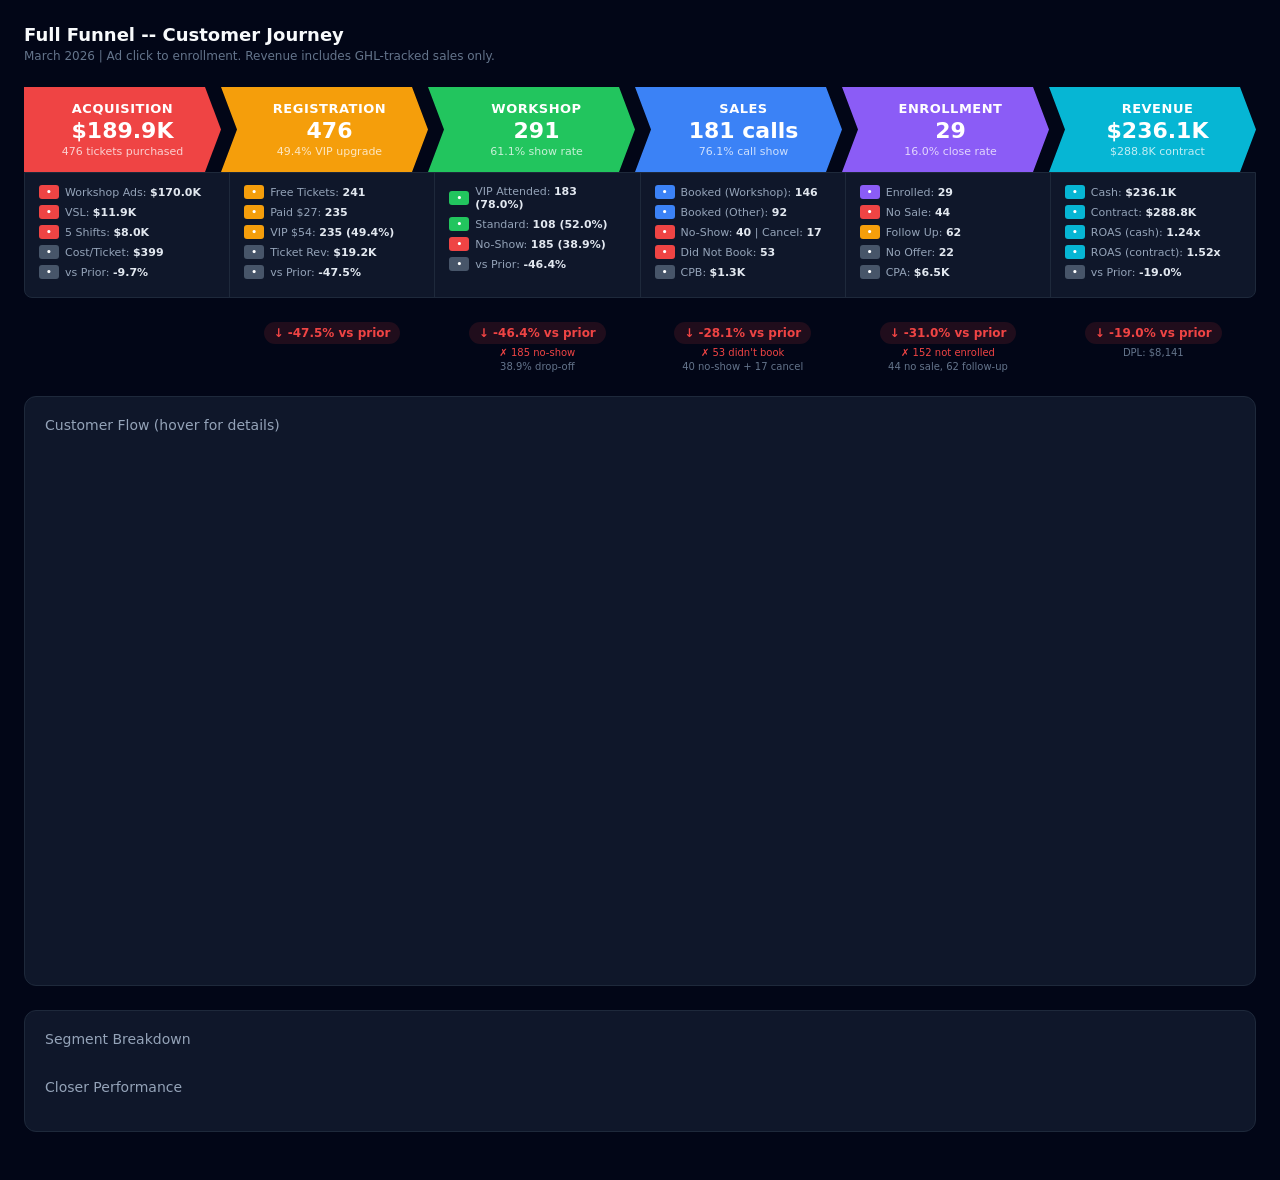
<file: pages/funnel-compare.html>
<!DOCTYPE html>
<html lang="en">
<head>
  <meta charset="UTF-8">
  <meta name="viewport" content="width=device-width, initial-scale=1.0">
  <title>Full Funnel - Customer Journey</title>
  <script src="https://cdn.plot.ly/plotly-3.5.0.min.js" charset="utf-8"></script>
  <style>
    * { margin: 0; padding: 0; box-sizing: border-box; }
    body { background: #020617; color: #e2e8f0; font-family: Inter, system-ui, -apple-system, sans-serif; }
    .page-wrap { max-width: 1440px; margin: 0 auto; padding: 24px; }
    h1 { font-size: 18px; color: #f8fafc; margin-bottom: 4px; }
    .subtitle { font-size: 12px; color: #64748b; margin-bottom: 24px; }

    /* ===================== CHEVRON PIPELINE ===================== */
    .pipeline { display: flex; gap: 0; margin-bottom: 0; overflow-x: auto; }
    .pillar {
      flex: 1; min-width: 160px; position: relative;
      padding: 14px 18px 14px 28px;
      clip-path: polygon(0 0, calc(100% - 16px) 0, 100% 50%, calc(100% - 16px) 100%, 0 100%, 16px 50%);
      text-align: center;
    }
    .pillar:first-child { clip-path: polygon(0 0, calc(100% - 16px) 0, 100% 50%, calc(100% - 16px) 100%, 0 100%); padding-left: 18px; }
    .pillar-name { font-size: 13px; font-weight: 700; color: #fff; text-transform: uppercase; letter-spacing: 0.5px; }
    .pillar-count { font-size: 22px; font-weight: 800; color: #fff; margin: 2px 0; }
    .pillar-conv { font-size: 11px; color: rgba(255,255,255,0.75); }

    /* Pillar colors */
    .pillar-acquisition { background: #ef4444; }
    .pillar-registration { background: #f59e0b; }
    .pillar-workshop { background: #22c55e; }
    .pillar-sales { background: #3b82f6; }
    .pillar-revenue { background: #8b5cf6; }
    .pillar-outcome { background: #06b6d4; }

    /* ===================== METRICS STRIP ===================== */
    .metrics-strip {
      display: flex; gap: 0; background: #0f172a; border: 1px solid #1e293b;
      border-radius: 0 0 8px 8px; margin-bottom: 24px; overflow-x: auto;
    }
    .metric-col {
      flex: 1; min-width: 160px; padding: 12px 14px;
      border-right: 1px solid #1e293b;
    }
    .metric-col:last-child { border-right: none; }
    .metric-item { margin-bottom: 6px; display: flex; align-items: center; gap: 6px; }
    .metric-badge {
      font-size: 9px; font-weight: 700; padding: 2px 5px; border-radius: 3px;
      min-width: 20px; text-align: center; color: #fff; flex-shrink: 0;
    }
    .badge-green { background: #22c55e; }
    .badge-red { background: #ef4444; }
    .badge-yellow { background: #f59e0b; }
    .badge-blue { background: #3b82f6; }
    .badge-purple { background: #8b5cf6; }
    .badge-cyan { background: #06b6d4; }
    .badge-gray { background: #475569; }
    .metric-text { font-size: 11px; color: #94a3b8; }
    .metric-text strong { color: #e2e8f0; font-weight: 600; }

    /* Drop-off callouts */
    .dropoff-row {
      display: flex; gap: 0; margin-bottom: 24px; overflow-x: auto;
    }
    .dropoff-col {
      flex: 1; min-width: 160px; padding: 0 14px; text-align: center;
    }
    .dropoff-arrow {
      display: inline-flex; align-items: center; gap: 4px;
      font-size: 12px; font-weight: 600; padding: 4px 10px; border-radius: 12px;
    }
    .dropoff-arrow.loss { background: #ef444420; color: #ef4444; }
    .dropoff-arrow.gain { background: #22c55e20; color: #22c55e; }
    .dropoff-arrow.neutral { background: #64748b20; color: #64748b; }
    .dropoff-detail { font-size: 10px; color: #64748b; margin-top: 3px; }

    /* ===================== SANKEY ===================== */
    .sankey-section {
      background: #0f172a; border-radius: 12px; border: 1px solid #1e293b;
      padding: 20px; margin-bottom: 24px;
    }
    .section-title { font-size: 14px; color: #94a3b8; font-weight: 400; margin-bottom: 12px; }
    #sankey-chart { width: 100%; height: 520px; }

    /* ===================== SEGMENT TABLE ===================== */
    .segment-section {
      background: #0f172a; border-radius: 12px; border: 1px solid #1e293b;
      padding: 20px; margin-bottom: 24px; overflow-x: auto;
    }
    .seg-table { width: 100%; border-collapse: collapse; font-size: 13px; }
    .seg-table th {
      text-align: center; padding: 10px 12px; color: #020617; font-weight: 700;
      font-size: 12px; text-transform: uppercase; letter-spacing: 0.5px;
    }
    .seg-table th:first-child { text-align: left; background: #1e293b; color: #94a3b8; }
    .seg-table td { text-align: center; padding: 10px 12px; border-top: 1px solid #1e293b; }
    .seg-table td:first-child { text-align: left; color: #e2e8f0; font-weight: 600; }
    .seg-table tbody tr:hover { background: #1e293b40; }
    .cell-pct { font-size: 14px; font-weight: 700; display: block; }
    .cell-abs { font-size: 11px; color: #64748b; display: block; }
    .pct-green { color: #22c55e; }
    .pct-yellow { color: #f59e0b; }
    .pct-red { color: #ef4444; }
    .pct-blue { color: #38bdf8; }
    .pct-purple { color: #a78bfa; }
    .pct-cyan { color: #06b6d4; }

    /* Column header colors matching pillars */
    .th-acquisition { background: #ef4444; }
    .th-registration { background: #f59e0b; }
    .th-workshop { background: #22c55e; }
    .th-sales { background: #3b82f6; }
    .th-revenue { background: #8b5cf6; }
    .th-outcome { background: #06b6d4; }

    /* ===================== CLOSER MINI-TABLE ===================== */
    .closer-grid {
      display: grid; grid-template-columns: repeat(auto-fit, minmax(200px, 1fr));
      gap: 12px; margin-top: 16px;
    }
    .closer-card {
      background: #1e293b; border-radius: 8px; padding: 14px; border: 1px solid #334155;
    }
    .closer-card .cc-name { font-size: 13px; font-weight: 600; color: #f8fafc; margin-bottom: 8px; }
    .closer-card .cc-row { display: flex; justify-content: space-between; font-size: 12px; margin-bottom: 4px; }
    .closer-card .cc-label { color: #64748b; }
    .closer-card .cc-val { color: #e2e8f0; font-weight: 600; }
    .closer-card .cc-rate { font-size: 18px; font-weight: 700; }
  </style>
</head>
<body>
  <div class="page-wrap">
    <h1>Full Funnel -- Customer Journey</h1>
    <p class="subtitle">March 2026 | Ad click to enrollment. Revenue includes GHL-tracked sales only.</p>

    <!-- 1. CHEVRON PIPELINE -->
    <div class="pipeline" id="pipeline"></div>

    <!-- 2. METRICS STRIP -->
    <div class="metrics-strip" id="metrics-strip"></div>

    <!-- 3. DROP-OFF ROW -->
    <div class="dropoff-row" id="dropoff-row"></div>

    <!-- 4. INTERACTIVE SANKEY -->
    <div class="sankey-section">
      <div class="section-title">Customer Flow (hover for details)</div>
      <div id="sankey-chart"></div>
    </div>

    <!-- 5. SEGMENT BREAKDOWN TABLE -->
    <div class="segment-section">
      <div class="section-title">Segment Breakdown</div>
      <table class="seg-table" id="seg-table"></table>
      <div class="section-title" style="margin-top:20px;">Closer Performance</div>
      <div class="closer-grid" id="closer-grid"></div>
    </div>
  </div>

<script>
// ========================================
// DATA
// ========================================
var D = {
  adSpend: 189929, wkAds: 170000, vslAds: 11929, shiftsAds: 8000,
  tickets: 476, free: 241, paid: 235, vip: 235, vipPct: 0.494,
  registered: 476,
  attended: 291, showRate: 0.611, vipAtt: 183, stdAtt: 108, noShowWk: 185,
  vipShowRate: 0.78, stdShowRate: 0.52,
  booked: 238, wkBooked: 146, otherBooked: 92, bookPct: 0.50, didNotBook: 53,
  showed: 181, callShowRate: 0.761, noShowCall: 40, cancelled: 17,
  enrolled: 29, closeRate: 0.160, noSale: 44, followUp: 62, noOffer: 22,
  cash: 236100, contract: 288800, ticketRev: 19197,
  cpt: 399, cpb: 1301, cpa: 6549, roasCash: 1.24, roasContract: 1.52,
  prior: { spend: 210309, tickets: 906, attended: 543, booked: 331, showed: 254, enrolled: 42, cash: 291500, vipPct: 0.249 },
  closers: [
    { name: 'Matt Dakan', calls: 42, enrolled: 10, rate: 0.310, cash: 98000, noSale: 12, followUp: 15, noOffer: 5 },
    { name: 'Dorian Matney', calls: 45, enrolled: 9, rate: 0.267, cash: 72900, noSale: 14, followUp: 16, noOffer: 6 },
    { name: 'Colby Mann', calls: 37, enrolled: 6, rate: 0.227, cash: 44400, noSale: 10, followUp: 15, noOffer: 6 },
    { name: 'Bren Moran', calls: 33, enrolled: 4, rate: 0.182, cash: 20800, noSale: 8, followUp: 16, noOffer: 5 }
  ],
  segments: [
    { name: 'Therapists & Counselors', tickets: 187, attended: 118, booked: 98, showed: 74, enrolled: 14, cash: 112000 },
    { name: 'Lawyers & Legal', tickets: 52, attended: 31, booked: 28, showed: 22, enrolled: 5, cash: 48500 },
    { name: 'Coaches & Consultants', tickets: 89, attended: 54, booked: 42, showed: 32, enrolled: 4, cash: 31200 },
    { name: 'Healthcare', tickets: 41, attended: 24, booked: 19, showed: 15, enrolled: 2, cash: 16400 },
    { name: 'Education & Training', tickets: 38, attended: 23, booked: 18, showed: 14, enrolled: 2, cash: 14000 },
    { name: 'Other', tickets: 69, attended: 41, booked: 33, showed: 24, enrolled: 2, cash: 14000 }
  ]
};

function fmt(n) { return n >= 1000 ? '$' + (n/1000).toFixed(1) + 'K' : '$' + n; }
function fmtN(n) { return n.toLocaleString(); }
function pct(n) { return (n * 100).toFixed(1) + '%'; }
function deltaPct(cur, prev) {
  if (!prev) return { val: 0, text: '--', cls: 'neutral' };
  var d = ((cur - prev) / prev * 100);
  var prefix = d > 0 ? '+' : '';
  return { val: d, text: prefix + d.toFixed(1) + '%', cls: d > 0 ? 'gain' : (d < 0 ? 'loss' : 'neutral') };
}

// ========================================
// 1. CHEVRON PIPELINE
// ========================================
(function() {
  var pillars = [
    { cls: 'pillar-acquisition', name: 'Acquisition', count: fmt(D.adSpend), conv: fmtN(D.tickets) + ' tickets purchased' },
    { cls: 'pillar-registration', name: 'Registration', count: fmtN(D.tickets), conv: pct(D.vipPct) + ' VIP upgrade' },
    { cls: 'pillar-workshop', name: 'Workshop', count: fmtN(D.attended), conv: pct(D.showRate) + ' show rate' },
    { cls: 'pillar-sales', name: 'Sales', count: fmtN(D.showed) + ' calls', conv: pct(D.callShowRate) + ' call show' },
    { cls: 'pillar-revenue', name: 'Enrollment', count: fmtN(D.enrolled), conv: pct(D.closeRate) + ' close rate' },
    { cls: 'pillar-outcome', name: 'Revenue', count: fmt(D.cash), conv: fmt(D.contract) + ' contract' }
  ];

  var html = '';
  pillars.forEach(function(p) {
    html += '<div class="pillar ' + p.cls + '">';
    html += '<div class="pillar-name">' + p.name + '</div>';
    html += '<div class="pillar-count">' + p.count + '</div>';
    html += '<div class="pillar-conv">' + p.conv + '</div>';
    html += '</div>';
  });
  document.getElementById('pipeline').innerHTML = html;
})();

// ========================================
// 2. METRICS STRIP
// ========================================
(function() {
  var cols = [
    // Acquisition
    [
      { badge: 'badge-red', text: 'Workshop Ads: <strong>' + fmt(D.wkAds) + '</strong>' },
      { badge: 'badge-red', text: 'VSL: <strong>' + fmt(D.vslAds) + '</strong>' },
      { badge: 'badge-red', text: '5 Shifts: <strong>' + fmt(D.shiftsAds) + '</strong>' },
      { badge: 'badge-gray', text: 'Cost/Ticket: <strong>' + fmt(D.cpt) + '</strong>' },
      { badge: 'badge-gray', text: 'vs Prior: <strong>' + deltaPct(D.adSpend, D.prior.spend).text + '</strong>' }
    ],
    // Registration
    [
      { badge: 'badge-yellow', text: 'Free Tickets: <strong>' + fmtN(D.free) + '</strong>' },
      { badge: 'badge-yellow', text: 'Paid $27: <strong>' + fmtN(D.paid) + '</strong>' },
      { badge: 'badge-yellow', text: 'VIP $54: <strong>' + fmtN(D.vip) + ' (' + pct(D.vipPct) + ')</strong>' },
      { badge: 'badge-gray', text: 'Ticket Rev: <strong>' + fmt(D.ticketRev) + '</strong>' },
      { badge: 'badge-gray', text: 'vs Prior: <strong>' + deltaPct(D.tickets, D.prior.tickets).text + '</strong>' }
    ],
    // Workshop
    [
      { badge: 'badge-green', text: 'VIP Attended: <strong>' + fmtN(D.vipAtt) + ' (' + pct(D.vipShowRate) + ')</strong>' },
      { badge: 'badge-green', text: 'Standard: <strong>' + fmtN(D.stdAtt) + ' (' + pct(D.stdShowRate) + ')</strong>' },
      { badge: 'badge-red', text: 'No-Show: <strong>' + fmtN(D.noShowWk) + ' (' + pct(1 - D.showRate) + ')</strong>' },
      { badge: 'badge-gray', text: 'vs Prior: <strong>' + deltaPct(D.attended, D.prior.attended).text + '</strong>' }
    ],
    // Sales
    [
      { badge: 'badge-blue', text: 'Booked (Workshop): <strong>' + fmtN(D.wkBooked) + '</strong>' },
      { badge: 'badge-blue', text: 'Booked (Other): <strong>' + fmtN(D.otherBooked) + '</strong>' },
      { badge: 'badge-red', text: 'No-Show: <strong>' + fmtN(D.noShowCall) + '</strong> | Cancel: <strong>' + fmtN(D.cancelled) + '</strong>' },
      { badge: 'badge-red', text: 'Did Not Book: <strong>' + fmtN(D.didNotBook) + '</strong>' },
      { badge: 'badge-gray', text: 'CPB: <strong>' + fmt(D.cpb) + '</strong>' }
    ],
    // Enrollment
    [
      { badge: 'badge-purple', text: 'Enrolled: <strong>' + fmtN(D.enrolled) + '</strong>' },
      { badge: 'badge-red', text: 'No Sale: <strong>' + fmtN(D.noSale) + '</strong>' },
      { badge: 'badge-yellow', text: 'Follow Up: <strong>' + fmtN(D.followUp) + '</strong>' },
      { badge: 'badge-gray', text: 'No Offer: <strong>' + fmtN(D.noOffer) + '</strong>' },
      { badge: 'badge-gray', text: 'CPA: <strong>' + fmt(D.cpa) + '</strong>' }
    ],
    // Revenue
    [
      { badge: 'badge-cyan', text: 'Cash: <strong>' + fmt(D.cash) + '</strong>' },
      { badge: 'badge-cyan', text: 'Contract: <strong>' + fmt(D.contract) + '</strong>' },
      { badge: 'badge-cyan', text: 'ROAS (cash): <strong>' + D.roasCash.toFixed(2) + 'x</strong>' },
      { badge: 'badge-cyan', text: 'ROAS (contract): <strong>' + D.roasContract.toFixed(2) + 'x</strong>' },
      { badge: 'badge-gray', text: 'vs Prior: <strong>' + deltaPct(D.cash, D.prior.cash).text + '</strong>' }
    ]
  ];

  var html = '';
  cols.forEach(function(metrics) {
    html += '<div class="metric-col">';
    metrics.forEach(function(m) {
      html += '<div class="metric-item">';
      html += '<span class="metric-badge ' + m.badge + '">&bull;</span>';
      html += '<span class="metric-text">' + m.text + '</span>';
      html += '</div>';
    });
    html += '</div>';
  });
  document.getElementById('metrics-strip').innerHTML = html;
})();

// ========================================
// 3. DROP-OFF ROW
// ========================================
(function() {
  var drops = [
    { label: '', detail: '' }, // Acquisition (no drop-off from previous)
    { delta: deltaPct(D.tickets, D.prior.tickets), lost: '', detail: '' },
    { lost: fmtN(D.noShowWk) + ' no-show', delta: deltaPct(D.attended, D.prior.attended), detail: pct(1 - D.showRate) + ' drop-off' },
    { lost: fmtN(D.didNotBook) + ' didn\'t book', delta: deltaPct(D.booked, D.prior.booked), detail: fmtN(D.noShowCall) + ' no-show + ' + fmtN(D.cancelled) + ' cancel' },
    { lost: fmtN(D.showed - D.enrolled) + ' not enrolled', delta: deltaPct(D.enrolled, D.prior.enrolled), detail: fmtN(D.noSale) + ' no sale, ' + fmtN(D.followUp) + ' follow-up' },
    { delta: deltaPct(D.cash, D.prior.cash), lost: '', detail: 'DPL: $' + Math.round(D.cash / D.enrolled).toLocaleString() }
  ];

  var html = '';
  drops.forEach(function(d) {
    html += '<div class="dropoff-col">';
    if (d.delta) {
      html += '<div class="dropoff-arrow ' + d.delta.cls + '">';
      html += (d.delta.cls === 'loss' ? '\u2193 ' : (d.delta.cls === 'gain' ? '\u2191 ' : '')) + d.delta.text + ' vs prior';
      html += '</div>';
    }
    if (d.lost) html += '<div class="dropoff-detail" style="color:#ef4444;">\u2717 ' + d.lost + '</div>';
    if (d.detail) html += '<div class="dropoff-detail">' + d.detail + '</div>';
    html += '</div>';
  });
  document.getElementById('dropoff-row').innerHTML = html;
})();

// ========================================
// 4. SANKEY (improved with % labels)
// ========================================
(function() {
  var nodes = [
    'Ad Spend\n$189.9K',         // 0
    'Workshop Ads\n$170K (89.5%)',  // 1
    'VSL\n$11.9K (6.3%)',        // 2
    '5 Shifts\n$8K (4.2%)',      // 3
    'Tickets\n476',              // 4
    'Free\n241 (50.6%)',         // 5
    'Paid $27\n235 (49.4%)',     // 6
    'VIP $54\n235 (49.4%)',      // 7
    'Registered\n476',           // 8
    'Attended\n291 (61.1%)',     // 9
    'No-Show\n185 (38.9%)',      // 10
    'VIP Att.\n183 (62.9%)',     // 11
    'Std Att.\n108 (37.1%)',     // 12
    'Calls Booked\n238',        // 13
    'Not Booked\n53 (18.2%)',   // 14
    'Call Showed\n181 (76.1%)', // 15
    'No-Show\n40 (16.8%)',      // 16
    'Cancelled\n17 (7.1%)',     // 17
    'Matt\n42 (23.2%)',         // 18
    'Dorian\n45 (24.9%)',       // 19
    'Colby\n37 (20.4%)',        // 20
    'Bren\n33 (18.2%)',         // 21
    'Enrolled\n29 (16.0%)',     // 22
    'No Sale\n44 (24.3%)',      // 23
    'Follow Up\n62 (34.3%)',    // 24
    'No Offer\n22 (12.2%)',     // 25
    'Cash\n$236.1K',            // 26
    'Contract\n$288.8K'         // 27
  ];

  var xPos = [
    0.001,
    0.09, 0.09, 0.09,
    0.20,
    0.28, 0.28, 0.34,
    0.42,
    0.52, 0.52,
    0.60, 0.60,
    0.70, 0.70,
    0.78, 0.78, 0.78,
    0.86, 0.86, 0.86, 0.86,
    0.95, 0.95, 0.95, 0.95,
    0.999, 0.999
  ];
  var yPos = [
    0.45,
    0.20, 0.55, 0.80,
    0.40,
    0.20, 0.50, 0.60,
    0.40,
    0.30, 0.82,
    0.20, 0.50,
    0.30, 0.78,
    0.22, 0.62, 0.82,
    0.10, 0.30, 0.50, 0.68,
    0.12, 0.35, 0.58, 0.78,
    0.25, 0.50
  ];

  // Colors: warm pipeline progression, red for losses
  var nodeColors = [
    '#ef4444',                           // 0 Ad Spend
    '#f87171','#fca5a5','#fca5a5',       // 1-3 Campaigns
    '#f59e0b',                           // 4 Tickets
    '#94a3b8','#f59e0b','#facc15',       // 5-7 Free/Paid/VIP
    '#f59e0b',                           // 8 Registered
    '#22c55e','#ef4444',                 // 9-10 Attended/NoShow
    '#facc15','#94a3b8',                 // 11-12 VIP/Std
    '#3b82f6','#ef4444',                 // 13-14 Booked/NotBooked
    '#3b82f6','#ef4444','#f59e0b',       // 15-17 Showed/NoShow/Cancel
    '#60a5fa','#34d399','#fbbf24','#c4b5fd', // 18-21 Closers
    '#22c55e','#ef4444','#f59e0b','#94a3b8', // 22-25 Outcomes
    '#8b5cf6','#06b6d4'                  // 26-27 Revenue
  ];

  var src = [0,0,0, 1,2,3, 4,4, 6, 5,7, 8, 9,9, 11,12,9, 13,13,13, 15,15,15,15, 18,19,20,21, 18,19,20,21, 18,19,20,21, 18,19,20,21, 22,22];
  var tgt = [1,2,3, 4,4,4, 5,6, 7, 8,8, 9, 9,10, 13,13,14, 15,16,17, 18,19,20,21, 22,22,22,22, 23,23,23,23, 24,24,24,24, 25,25,25,25, 26,27];
  var val = [170000,11929,8000, 420,32,24, 241,235, 235, 241,235, 476, 291,185, 120,26,53, 181,40,17, 42,45,37,33, 10,9,6,4, 12,14,10,8, 15,16,15,16, 5,6,6,5, 236100,288800];
  var lbl = [
    'Workshop: $170K (89.5%)','VSL: $11.9K (6.3%)','5 Shifts: $8K (4.2%)',
    '420 from workshop ads','32 from VSL','24 from 5 Shifts',
    '241 free tickets (50.6%)','235 paid $27 (49.4%)','235 VIP upgrade (49.4%)',
    '241 free > email sequence','235 VIP > email sequence','476 registered',
    '291 attended (61.1% show rate)','185 no-show (38.9%)',
    '120 VIP booked calls','26 standard booked calls','53 did not book (18.2%)',
    '181 showed (76.1%)','40 no-show (16.8%)','17 cancelled (7.1%)',
    'Matt Dakan: 42 calls (23.2%)','Dorian Matney: 45 calls (24.9%)','Colby Mann: 37 calls (20.4%)','Bren Moran: 33 calls (18.2%)',
    'Matt: 10 enrolled (31.0%)','Dorian: 9 enrolled (26.7%)','Colby: 6 enrolled (22.7%)','Bren: 4 enrolled (18.2%)',
    'Matt: 12 no sale','Dorian: 14 no sale','Colby: 10 no sale','Bren: 8 no sale',
    'Matt: 15 follow-up','Dorian: 16 follow-up','Colby: 15 follow-up','Bren: 16 follow-up',
    'Matt: 5 no offer','Dorian: 6 no offer','Colby: 6 no offer','Bren: 5 no offer',
    'Cash Collected: $236.1K','Contract Value: $288.8K'
  ];

  var linkColors = src.map(function(s) {
    var c = nodeColors[s] || '#94a3b8';
    return c + '30';
  });

  Plotly.newPlot('sankey-chart', [{
    type: 'sankey',
    orientation: 'h',
    arrangement: 'fixed',
    node: {
      pad: 22, thickness: 24,
      line: { color: '#0f172a', width: 2 },
      label: nodes,
      color: nodeColors,
      x: xPos, y: yPos,
      hovertemplate: '<b>%{label}</b><extra></extra>'
    },
    link: {
      source: src, target: tgt, value: val,
      color: linkColors,
      customdata: lbl,
      hovertemplate: '%{customdata}<extra></extra>'
    }
  }], {
    paper_bgcolor: '#0f172a',
    plot_bgcolor: '#0f172a',
    font: { color: '#cbd5e1', family: 'Inter, system-ui, sans-serif', size: 10 },
    margin: { l: 8, r: 8, t: 8, b: 8 },
    height: 520
  }, { displayModeBar: false, responsive: true });
})();

// ========================================
// 5. SEGMENT TABLE (like the reference image)
// ========================================
(function() {
  var table = document.getElementById('seg-table');
  var colHeaders = [
    { label: 'Tickets', cls: 'th-registration' },
    { label: 'Attended', cls: 'th-workshop' },
    { label: 'Show Rate', cls: 'th-workshop' },
    { label: 'Booked', cls: 'th-sales' },
    { label: 'Book Rate', cls: 'th-sales' },
    { label: 'Showed', cls: 'th-sales' },
    { label: 'Enrolled', cls: 'th-revenue' },
    { label: 'Close Rate', cls: 'th-revenue' },
    { label: 'Cash', cls: 'th-outcome' }
  ];

  var thead = '<thead><tr><th>Segment</th>';
  colHeaders.forEach(function(h) { thead += '<th class="' + h.cls + '">' + h.label + '</th>'; });
  thead += '</tr></thead>';

  var total = D.segments.reduce(function(acc, s) {
    return { tickets: acc.tickets + s.tickets, attended: acc.attended + s.attended, booked: acc.booked + s.booked, showed: acc.showed + s.showed, enrolled: acc.enrolled + s.enrolled, cash: acc.cash + s.cash };
  }, { tickets: 0, attended: 0, booked: 0, showed: 0, enrolled: 0, cash: 0 });

  var tbody = '<tbody>';
  D.segments.forEach(function(s) {
    var showRate = s.tickets ? s.attended / s.tickets : 0;
    var bookRate = s.attended ? s.booked / s.attended : 0;
    var closeRate = s.showed ? s.enrolled / s.showed : 0;
    var ticketPct = total.tickets ? s.tickets / total.tickets : 0;

    tbody += '<tr>';
    tbody += '<td>' + s.name + '</td>';
    tbody += '<td><span class="cell-pct pct-yellow">' + pct(ticketPct) + '</span><span class="cell-abs">' + fmtN(s.tickets) + '</span></td>';
    tbody += '<td><span class="cell-pct pct-green">' + pct(s.attended / total.attended) + '</span><span class="cell-abs">' + fmtN(s.attended) + '</span></td>';
    tbody += '<td><span class="cell-pct ' + (showRate >= 0.60 ? 'pct-green' : 'pct-red') + '">' + pct(showRate) + '</span></td>';
    tbody += '<td><span class="cell-pct pct-blue">' + pct(s.booked / total.booked) + '</span><span class="cell-abs">' + fmtN(s.booked) + '</span></td>';
    tbody += '<td><span class="cell-pct ' + (bookRate >= 0.40 ? 'pct-green' : 'pct-yellow') + '">' + pct(bookRate) + '</span></td>';
    tbody += '<td><span class="cell-pct pct-blue">' + fmtN(s.showed) + '</span></td>';
    tbody += '<td><span class="cell-pct pct-purple">' + fmtN(s.enrolled) + '</span></td>';
    tbody += '<td><span class="cell-pct ' + (closeRate >= 0.20 ? 'pct-green' : 'pct-red') + '">' + pct(closeRate) + '</span></td>';
    tbody += '<td><span class="cell-pct pct-cyan">' + fmt(s.cash) + '</span></td>';
    tbody += '</tr>';
  });
  tbody += '</tbody>';

  table.innerHTML = thead + tbody;

  // Closer cards
  var grid = document.getElementById('closer-grid');
  var closerHtml = '';
  D.closers.forEach(function(c) {
    var rateColor = c.rate >= 0.25 ? '#22c55e' : (c.rate >= 0.20 ? '#f59e0b' : '#ef4444');
    closerHtml += '<div class="closer-card">';
    closerHtml += '<div class="cc-name">' + c.name + '</div>';
    closerHtml += '<div class="cc-row"><span class="cc-label">Close Rate</span><span class="cc-rate" style="color:' + rateColor + '">' + pct(c.rate) + '</span></div>';
    closerHtml += '<div class="cc-row"><span class="cc-label">Calls Taken</span><span class="cc-val">' + c.calls + '</span></div>';
    closerHtml += '<div class="cc-row"><span class="cc-label">Enrolled</span><span class="cc-val">' + c.enrolled + '</span></div>';
    closerHtml += '<div class="cc-row"><span class="cc-label">Cash Collected</span><span class="cc-val">' + fmt(c.cash) + '</span></div>';
    closerHtml += '<div class="cc-row"><span class="cc-label">No Sale</span><span class="cc-val" style="color:#ef4444">' + c.noSale + '</span></div>';
    closerHtml += '<div class="cc-row"><span class="cc-label">Follow Up</span><span class="cc-val" style="color:#f59e0b">' + c.followUp + '</span></div>';
    closerHtml += '</div>';
  });
  grid.innerHTML = closerHtml;
})();
</script>
</body>
</html>
</file>
